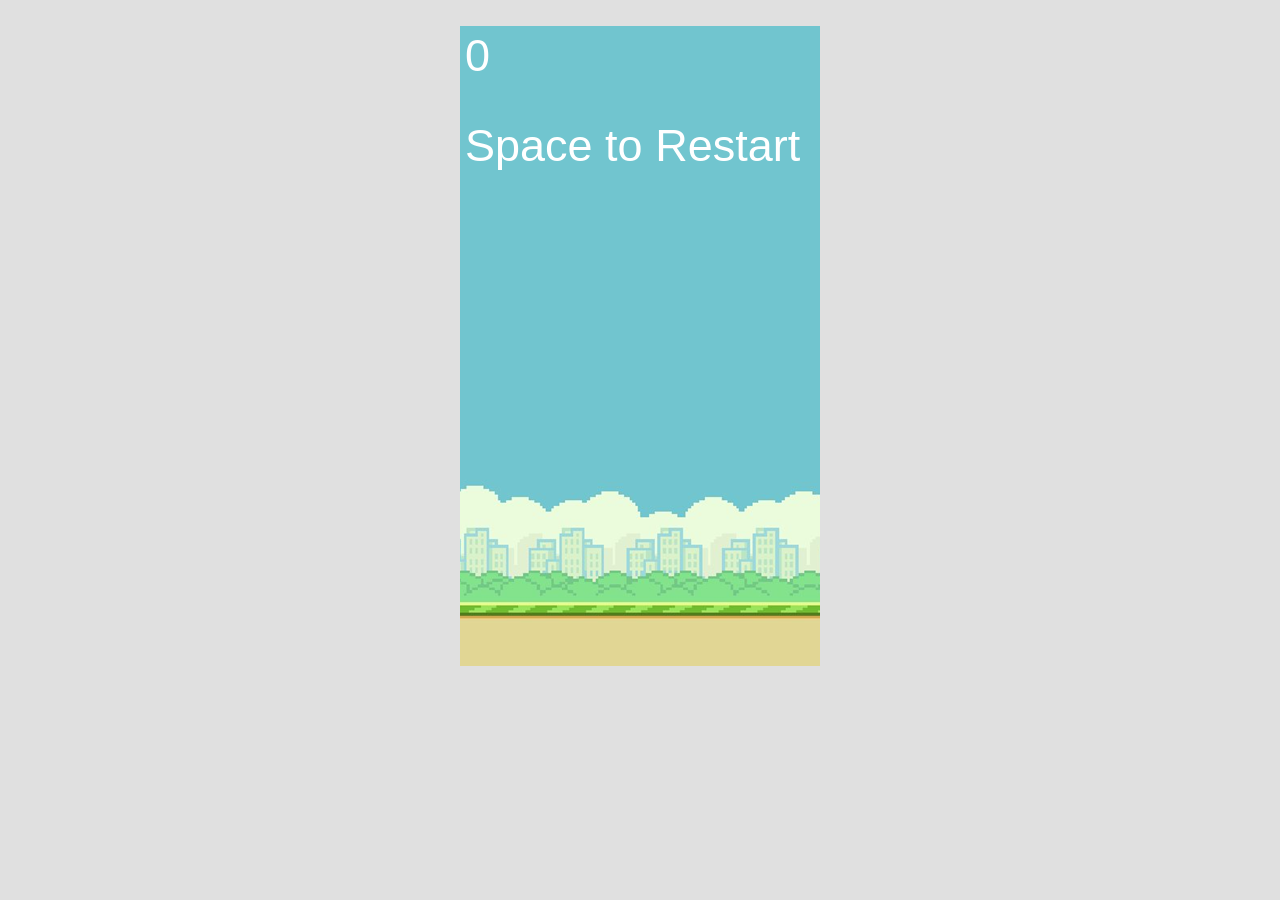
<file: flappyBird/index.html>
<!DOCTYPE html>
<html lang="en">
  <head>
    <meta charset="UTF-8" />
    <meta name="viewport" content="width=device-width, initial-scale=1.0" />
    <title>Flappy Bird</title>
    <link rel="stylesheet" href="style.css" />
    <script src="script.js" defer></script>
  </head>
  <body>
    <canvas id="board"></canvas>
  </body>
</html>
</file>
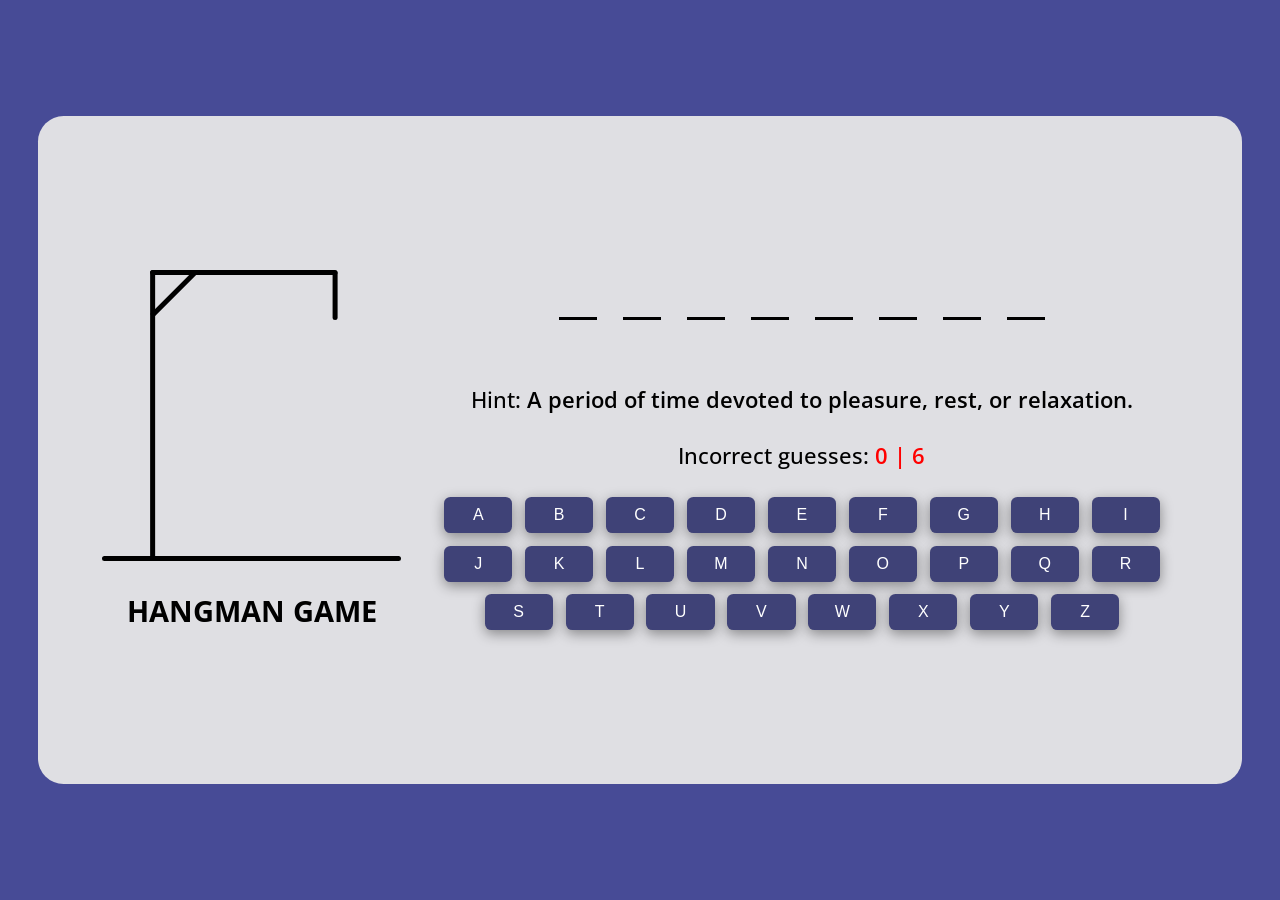
<file: Hangman/index.html>
<!DOCTYPE html>
<html lang="en">
  <head>
    <meta charset="UTF-8" />
    <meta name="viewport" content="width=device-width, initial-scale=1.0" />
    <title>Hangman got Hanged</title>
    <link rel="stylesheet" href="style.css" />
    <link rel="stylesheet" href="media.css" />
    <script type="module" src="script.js" defer></script>
  <body>
    <div class="gameModal">
      <div class="content">
        <img src="./assets/lost.gif" alt="gif" />
        <h4>Game Over!</h4>
        <p>The correct word was: <b>rainbow</b></p>
        <button type="submit" class="playAgain">Play Again</button>
      </div>
    </div>
    <div class="container">
      <div class="hangmanBox">
        <img src="./assets/hangman-0.svg" alt="hangmanImg" />
        <h1>Hangman Game</h1>
      </div>
      <div class="gameBox">
        <ul class="wordDisplay"></ul>
        <h4 class="hintText">
          Hint:
          <b></b>
        </h4>
        <h4 class="guessText">Incorrect guesses: <b>0 | 6</b></h4>
        <div class="keyboard"></div>
      </div>
    </div>
  </body>
</html>
</file>
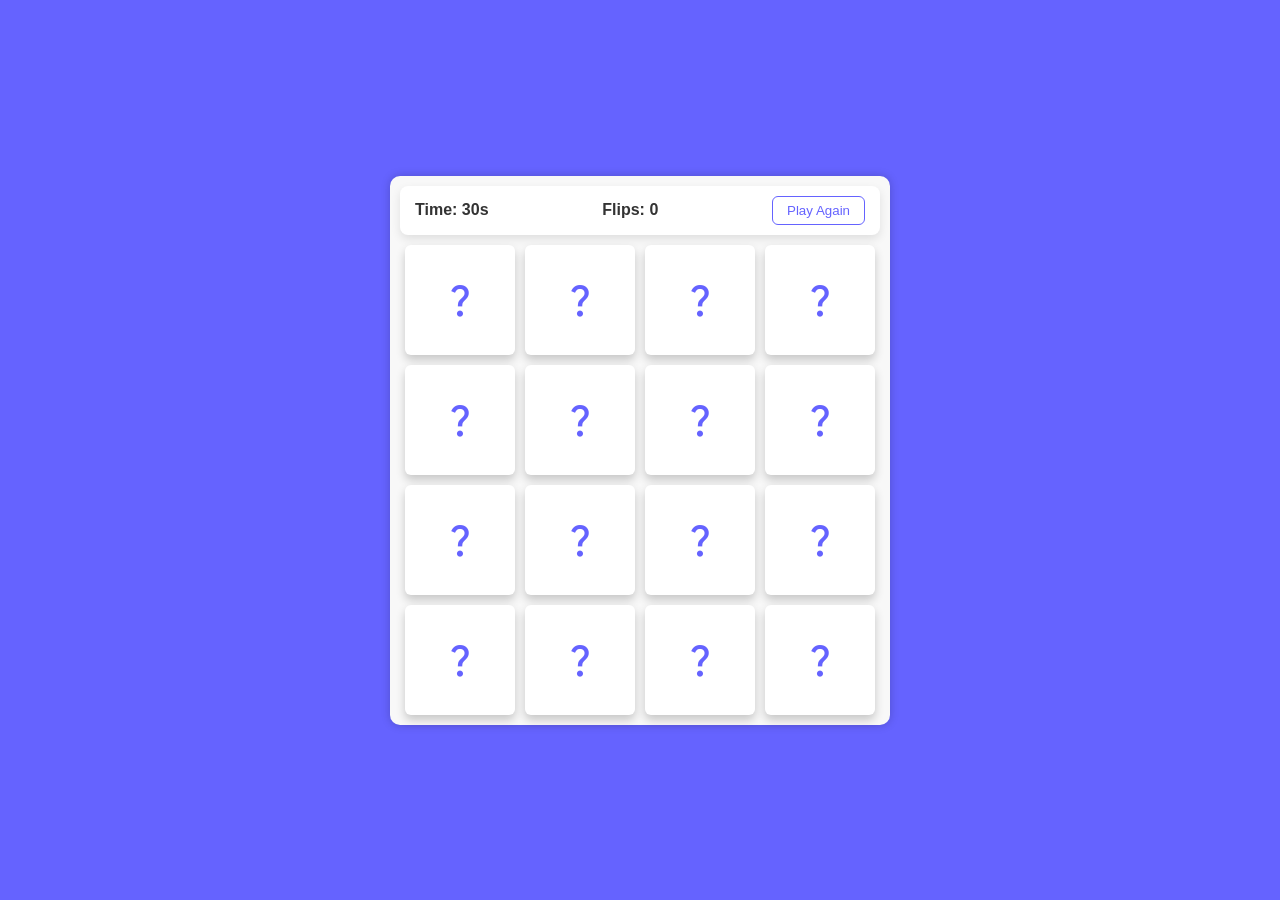
<file: MemoryCard/index.html>
<!DOCTYPE html>
<html lang="en">
  <head>
    <meta charset="UTF-8" />
    <meta name="viewport" content="width=device-width, initial-scale=1.0" />
    <title>Memory Card Game</title>
    <link rel="stylesheet" href="style.css" />
    <link
      rel="stylesheet"
      href="https://fonts.googleapis.com/css2?family=Material+Symbols+Outlined:opsz,wght,FILL,GRAD@24,400,0,0&icon_names=question_mark"
    />
    <script src="script.js" defer></script>
  </head>
  <body>
    <div class="wrapper">
        <div class="game-info">
    <div class="info">
        Time: <span id="time">30</span>s
    </div>
    <div class="info">
        Flips: <span id="flips">0</span>
    </div>
    <button type="button" id="refresh">Play Again</button>
    </div>


      <ul class="cards">
        <li class="card">
          <div class="view frontView">
          <span class="material-symbols-outlined"> question_mark </span>
            </div>
            <div class="view backView">
                <img src="./assets/img-1.png" alt="" srcset="">
            </div>
      </li>
        <li class="card">
          <div class="view frontView">
          <span class="material-symbols-outlined"> question_mark </span>
            </div>
            <div class="view backView">
                <img src="./assets/img-2.png" alt="" srcset="">
            </div>
      </li>
        <li class="card">
          <div class="view frontView">
          <span class="material-symbols-outlined"> question_mark </span>
            </div>
            <div class="view backView">
                <img src="./assets/img-3.png" alt="" srcset="">
            </div>
      </li>
        <li class="card">
          <div class="view frontView">
          <span class="material-symbols-outlined"> question_mark </span>
            </div>
            <div class="view backView">
                <img src="./assets/img-4.png" alt="" srcset="">
            </div>
      </li>
        <li class="card">
          <div class="view frontView">
          <span class="material-symbols-outlined"> question_mark </span>
            </div>
            <div class="view backView">
                <img src="./assets/img-7.png" alt="" srcset="">
            </div>
      </li>
        <li class="card">
          <div class="view frontView">
          <span class="material-symbols-outlined"> question_mark </span>
            </div>
            <div class="view backView">
                <img src="./assets/img-6.png" alt="" srcset="">
            </div>
      </li>
      <li class="card">
          <div class="view frontView">
          <span class="material-symbols-outlined"> question_mark </span>
            </div>
            <div class="view backView">
                <img src="./assets/img-4.png" alt="" srcset="">
            </div>
      </li>
      <li class="card">
          <div class="view frontView">
          <span class="material-symbols-outlined"> question_mark </span>
            </div>
            <div class="view backView">
                <img src="./assets/img-5.png" alt="" srcset="">
            </div>
      </li>
      <li class="card">
          <div class="view frontView">
          <span class="material-symbols-outlined"> question_mark </span>
            </div>
            <div class="view backView">
                <img src="./assets/img-3.png" alt="" srcset="">
            </div>
      </li>
      <li class="card">
          <div class="view frontView">
          <span class="material-symbols-outlined"> question_mark </span>
            </div>
            <div class="view backView">
                <img src="./assets/img-5.png" alt="" srcset="">
            </div>
      </li>
      <li class="card">
          <div class="view frontView">
          <span class="material-symbols-outlined"> question_mark </span>
            </div>
            <div class="view backView">
                <img src="./assets/img-2.png" alt="" srcset="">
            </div>
      </li>
      <li class="card">
          <div class="view frontView">
          <span class="material-symbols-outlined"> question_mark </span>
            </div>
            <div class="view backView">
                <img src="./assets/img-1.png" alt="" srcset="">
            </div>
      </li>

              <li class="card">
          <div class="view frontView">
          <span class="material-symbols-outlined"> question_mark </span>
            </div>
            <div class="view backView">
                <img src="./assets/img-4.png" alt="" srcset="">
            </div>
      </li>
        <li class="card">
          <div class="view frontView">
          <span class="material-symbols-outlined"> question_mark </span>
            </div>
            <div class="view backView">
                <img src="./assets/img-7.png" alt="" srcset="">
            </div>
      </li>
        <li class="card">
          <div class="view frontView">
          <span class="material-symbols-outlined"> question_mark </span>
            </div>
            <div class="view backView">
                <img src="./assets/img-6.png" alt="" srcset="">
            </div>
      </li>
      <li class="card">
          <div class="view frontView">
          <span class="material-symbols-outlined"> question_mark </span>
            </div>
            <div class="view backView">
                <img src="./assets/img-4.png" alt="" srcset="">
            </div>
      </li>
    </ul>
    <!-- game modal -->
     <div class="game-modal hidden">
  <div class="modal-content">
    <h2 class="modal-title">Game Over</h2>
    <p class="modal-text">Your message here</p>
    <button id="modal-btn">Play Again</button>
  </div>
</div>

  </body>
</html>
</file>
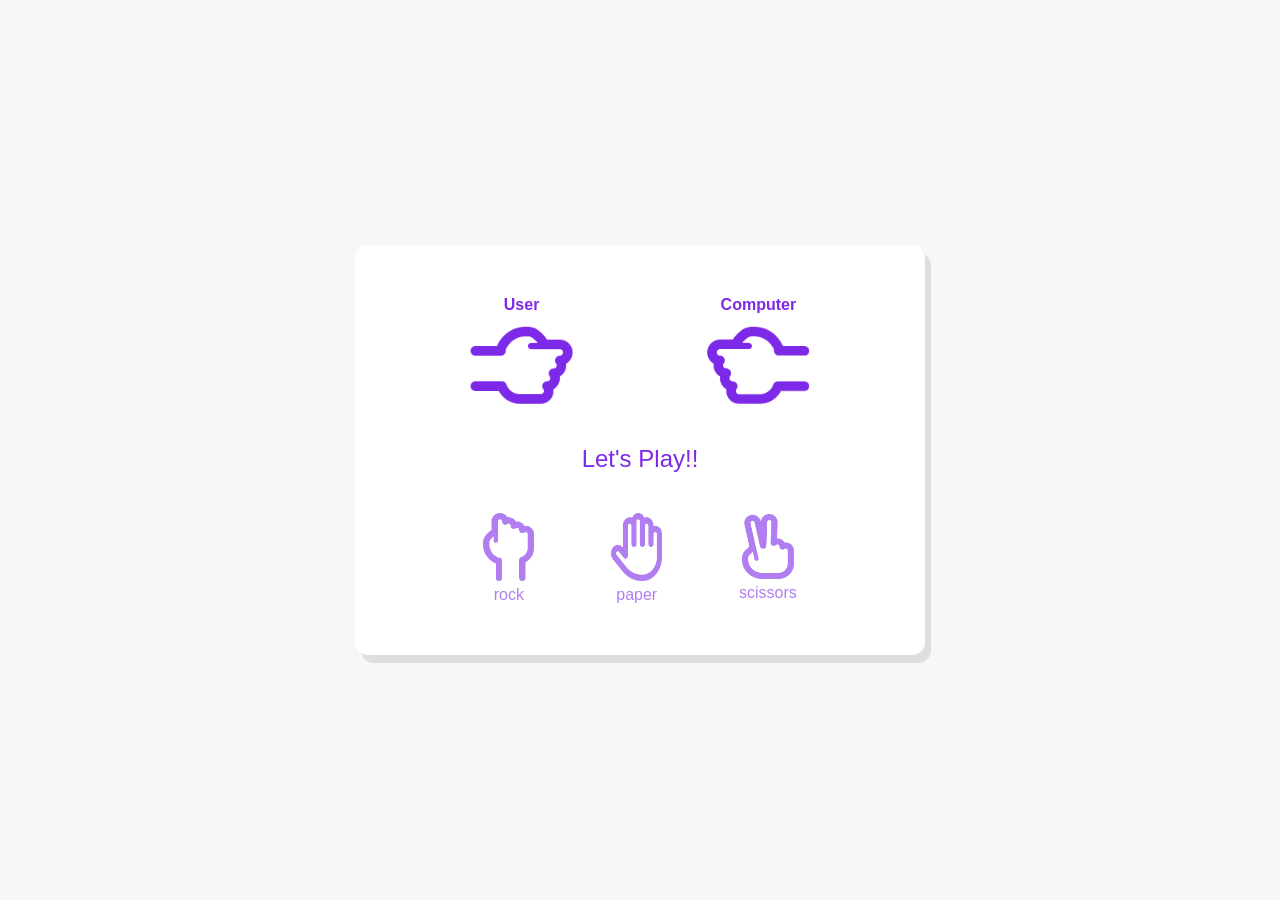
<file: RPC/index.html>
<!DOCTYPE html>
<html lang="en">
  <head>
    <meta charset="UTF-8" />
    <meta name="viewport" content="width=device-width, initial-scale=1.0" />
    <title>Rock Paper Scissors</title>
    <link rel="stylesheet" href="style.css" />
    <script src="script.js" defer></script>
  </head>
  <body>
    <section>
      <div class="container">
        <div class="resultField">
          <div class="resultImages">
            <span class="userResult">
              <h4>User</h4>
              <img src="./assets/rock.png" alt="" srcset="" />
            </span>
            <span class="cpuResult">
              <h4>Computer</h4>
              <img src="./assets/rock.png" alt="" srcset="" />
            </span>
          </div>
          <div class="result">Let's Play!!</div>
        </div>
        <div class="optionImages">
          <span class="optionimage">
            <img src="./assets/rock.png" alt="" />
            <p>rock</p>
          </span>
          <span class="optionimage">
            <img src="./assets/paper.png" alt="" />
            <p>paper</p>
          </span>
          <span class="optionimage">
            <img src="./assets/scissors.png" alt="" />
            <p>scissors</p>
          </span>
        </div>
      </div>
    </section>
  </body>
</html>
</file>
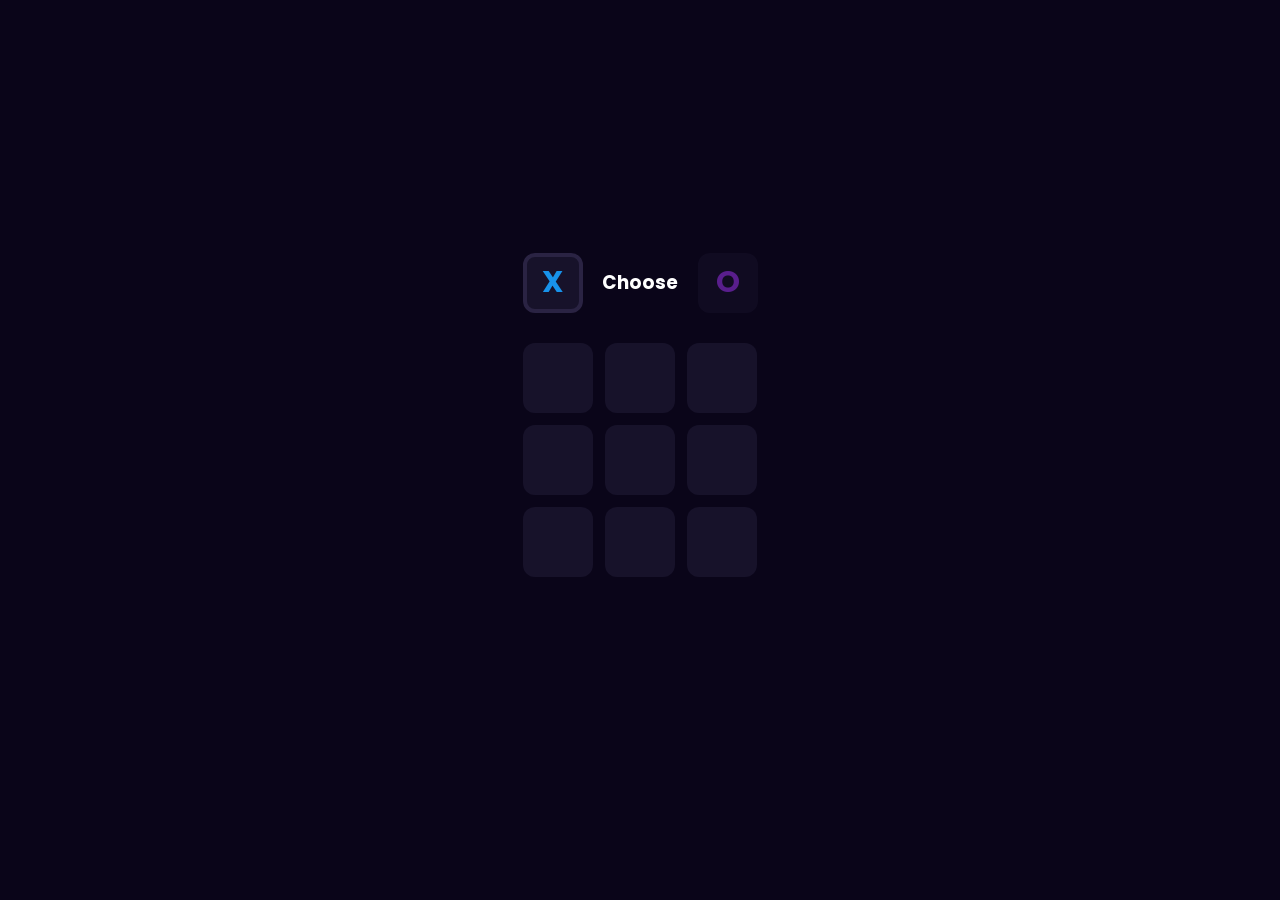
<file: TicTacToe/index.html>
<!DOCTYPE html>
<html lang="en">
  <head>
    <meta charset="UTF-8" />
    <meta name="viewport" content="width=device-width, initial-scale=1.0" />
    <title>TicTacToe Game</title>
    <link rel="stylesheet" href="style.css" />
  </head>
  <body>
    <main>
      <header id="header">
        <div
          class="player player-active"
          id="xPlayerDisplay"
          onclick="choosePlayer('X')"
        >
          X
        </div>
        <h3 id="titleHeader">Choose</h3>
        <div class="player" id="oPlayerDisplay" onclick="choosePlayer('O')">
          O
        </div>
      </header>

      <div id="board">
        <div class="cell"></div>
        <div class="cell"></div>
        <div class="cell"></div>
        <div class="cell"></div>
        <div class="cell"></div>
        <div class="cell"></div>
        <div class="cell"></div>
        <div class="cell"></div>
        <div class="cell"></div>
      </div>

      <button type="button" id="restartBtn">Restart Game</button>
    </main>

    <script src="script.js"></script>
  </body>
</html>
</file>
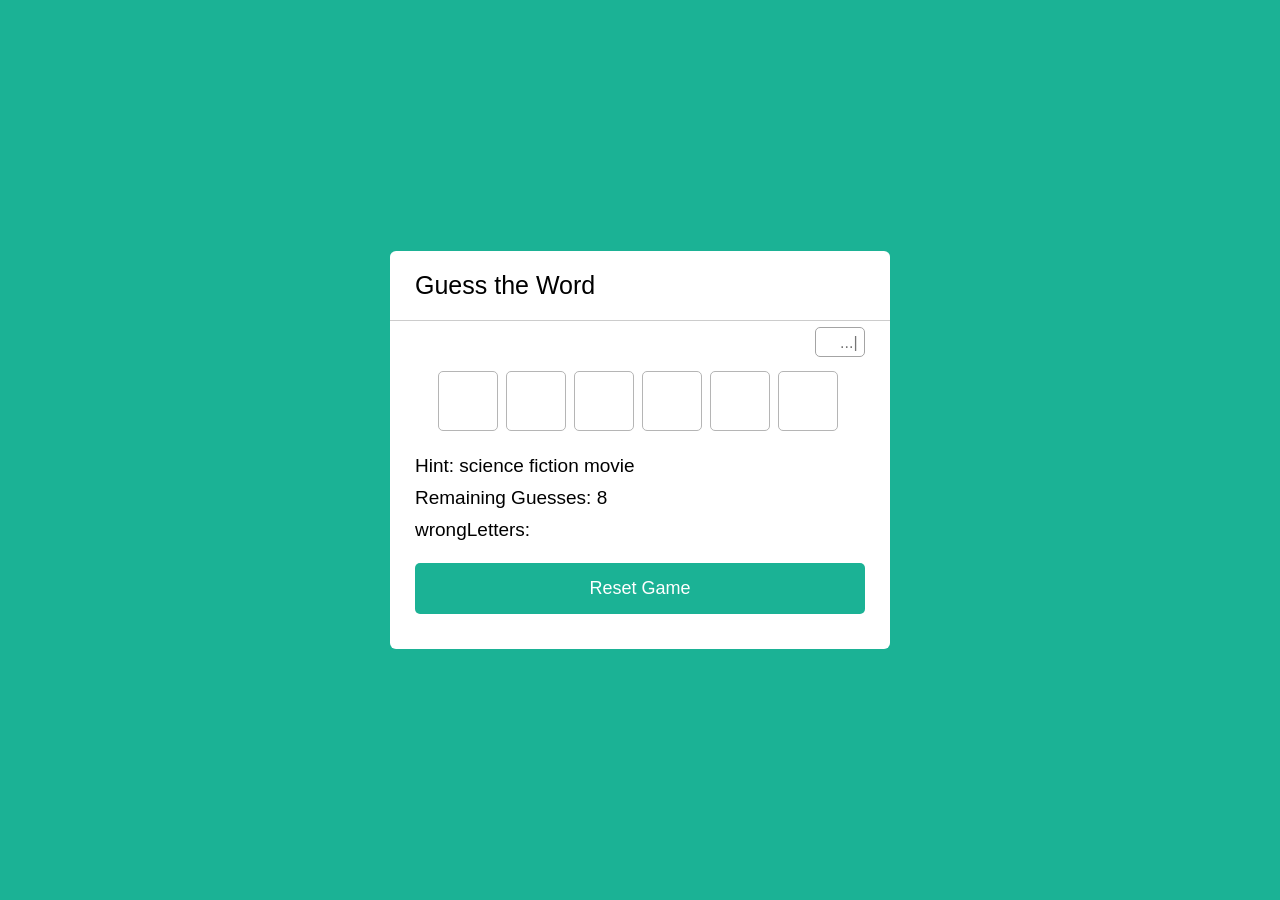
<file: WordGuessing/index.html>
<!DOCTYPE html>
<html lang="en">
  <head>
    <meta charset="UTF-8" />
    <meta name="viewport" content="width=device-width, initial-scale=1.0" />
    <title>Word Guessing Game</title>
    <link rel="stylesheet" href="style.css" />
    <script type="module" src="script.js" defer></script>
  </head>
  <body>
    <div class="wrapper">
      <h1>Guess the Word</h1>
      <div class="content">
        <input
          type="text"
          class="input-typing guess-letter"
          placeholder="...|"
          maxlength="1"
        />
        <div class="inputs"></div>
        <div class="details">
          <p class="hint">Hint: <span></span></p>
          <p class="guessLeft">Remaining Guesses: <span></span></p>
          <p class="wrongLetter">wrongLetters: <span></span></p>
        </div>
        <button type="button" class="reset-btn">Reset Game</button>
      </div>
    </div>
  </body>
</html>
</file>
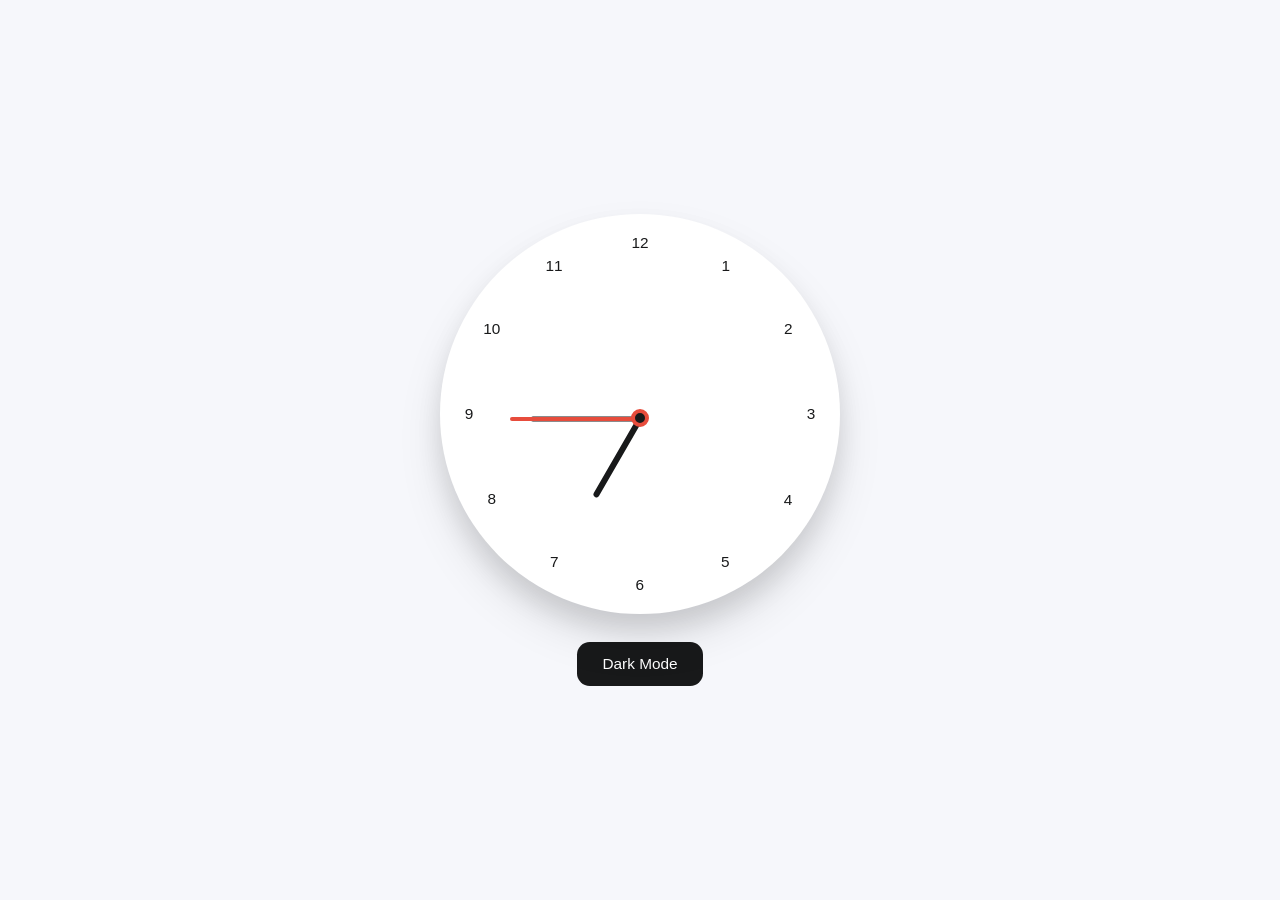
<file: Clock/AnalogClock/index.html>
<!DOCTYPE html>
<html lang="en">
  <head>
    <meta charset="UTF-8" />
    <meta name="viewport" content="width=device-width, initial-scale=1.0" />
    <title>Analog Clock</title>
    <link rel="stylesheet" href="style.css" />
    <script src="script.js" defer></script>
  </head>
  <body>
    <div class="container">
      <div class="clock">
        <label class="pos-1"><span>1</span></label>
        <label class="pos-2"><span>2</span></label>
        <label class="pos-3"><span>3</span></label>
        <label class="pos-4"><span>4</span></label>
        <label class="pos-5"><span>5</span></label>
        <label class="pos-6"><span>6</span></label>
        <label class="pos-7"><span>7</span></label>
        <label class="pos-8"><span>8</span></label>
        <label class="pos-9"><span>9</span></label>
        <label class="pos-10"><span>10</span></label>
        <label class="pos-11"><span>11</span></label>
        <label class="pos-12"><span>12</span></label>

        <div class="indicator">
          <span class="hand hour"></span>
          <span class="hand minute"></span>
          <span class="hand second"></span>
        </div>
      </div>

      <div class="modeSwitch">Dark Mode</div>
    </div>
  </body>
</html>
</file>
<file: flappyBird/style.css>
* {
  margin: 0;
  padding: 0;
  box-sizing: border-box;
}

html {
  scroll-behavior: smooth;
}

body {
  font-family: "Courier New", Courier, monospace;
  text-align: center;
  padding: 2vw;
  background-color: #e0e0e0;
}

#board {
  /* background-color: skyblue; */
  background-image: url("./assets/flappybirdbg.png");
}
</file>
<file: Hangman/style.css>
@import url("https://fonts.googleapis.com/css2?family=Open+Sans:ital,wght@0,300..800;1,300..800&display=swap");

* {
  margin: 0;
  padding: 0;
  box-sizing: border-box;
}

html {
  scroll-behavior: smooth;
}

body {
  min-height: 100vh;
  width: 100%;
  font-family: "Open Sans", sans-serif;
  display: flex;
  align-items: center;
  justify-content: center;
  background: #474b96;
  padding: 0 3vw;
}
.container {
  min-width: 80vw;
  background: #e7e7e7f2;
  display: flex;
  align-items: flex-end;
  gap: 2vw;
  padding: 12vw 5vw;
  border-radius: 2vw;
}

.hangmanBox img {
  max-width: 70vw;
}
.hangmanBox h1 {
  font-size: 1.8rem;
  margin-top: 2vw;
  text-align: center;
  text-transform: uppercase;
}
.wordDisplay {
  width: 100%;
  display: flex;
  gap: 2vw;
  list-style: none;
  align-items: center;
  justify-content: center;
  text-align: center;
}
.wordDisplay .letter {
  width: 3vw;
  font-size: 2.8rem;
  font-weight: 600;
  text-align: center;
  text-transform: uppercase;
  margin-bottom: 5vw;
  border-bottom: 3px solid #000;
}
.wordDisplay .letter.guessed {
  border-color: transparent;
  margin: -3.5vw 0 3.4vw;
}
.gameBox h4 {
  text-align: center;
  font-size: 1.4rem;
  font-weight: 500;
  margin-bottom: 2vw;
}
.gameBox h4 b {
  font-weight: 600;
  /* text-decoration: underline; */
}
.gameBox .guessText b {
  color: #ff0000;
}
.gameBox .keyboard {
  margin-top: 2vw;
  display: flex;
  flex-wrap: wrap;
  justify-content: center;
  gap: 1vw;
}
.keyboard button {
  width: calc(100% / 9 - 1.2vw);
  padding: 0.7vw;
}
.keyboard button[disabled] {
  opacity: 0.7;
  cursor: not-allowed;
  transform: scale(0.88);
  box-shadow: none;
}

:where(.gameModal, .keyboard) button {
  color: #fff;
  font-size: 1rem;
  font-weight: 500;
  cursor: pointer;
  outline: none;
  background-color: #3f4277;
  border-radius: 0.5vw;
  text-transform: uppercase;
  border: none;
  box-shadow: 0 0.3vw 1vw rgba(0, 0, 0, 0.4);
  transition: all 0.2s ease-in;
}
:where(.gameModal, .keyboard) button:active {
  background-color: #595dac;
  scale: 0.9;
}

/* Game modal */
.gameModal {
  position: fixed;
  top: 0;
  left: 0;
  width: 100%;
  height: 100%;
  display: flex;
  opacity: 0;
  pointer-events: none;
  z-index: 99;
  padding: 0, 7vw;
  align-items: center;
  justify-content: center;
  background: rgba(0, 0, 0, 0.6);
  transition: all 0.4s ease-in;
}
.gameModal.show {
  opacity: 1;
  pointer-events: auto;
}
.gameModal .content {
  background-color: #e1e1e1;
  max-width: 30vw;
  width: 100%;
  text-align: center;
  border-radius: 1vw;
  padding: 1.2vw;
}
.gameModal img {
  max-width: 9vw;
  margin-bottom: 2vw;
}
.gameModal h4 {
  font-size: 1.6rem;
}
.gameModal p {
  font-size: 1.3rem;
  margin: 0.7vw 0 0.7vw;
}
.gameModal p b {
  color: #28e313;
  font-weight: 600;
}
.gameModal button {
  padding: 0.8vw 1.5vw;
}
</file>
<file: Hangman/media.css>
@media (max-width: 782px) {
  body {
    padding: 2vw;
  }

  .container {
    flex-direction: column;
    align-items: center;
    width: 95vw;
    gap: 6vw;
    padding: 6vw 0vw;
    border-radius: 3vw;
  }

  /* Hangman section */
  .hangmanBox img {
    max-width: 45vw;
  }

  .hangmanBox h1 {
    font-size: 1.2rem;
    margin-top: 3vw;
  }

  /* Word display */
  .wordDisplay {
    gap: 3vw;
  }

  .wordDisplay .letter {
    width: 6vw;
    font-size: 2rem;
    margin-bottom: 4vw;
    border-bottom: 2px solid #000;
  }

  .wordDisplay .letter.guessed {
    margin: -2.5vw 0 2.5vw;
  }

  /* Game info text */
  .gameBox h4 {
    font-size: 1.1rem;
    margin-bottom: 3vw;
  }

  /* Keyboard */
  .gameBox .keyboard {
    gap: 2vw;
  }

  .keyboard button {
    width: calc(100% / 7 - 2vw); /* fewer keys per row */
    padding: 1.5vw;
    font-size: 0.9rem;
    border-radius: 1vw;
  }
}
</file>
<file: MemoryCard/style.css>
* {
  margin: 0;
  padding: 0;
  box-sizing: border-box;
}

html {
  scroll-behavior: smooth;
}

body {
  min-height: 100vh;
  width: 100%;
  font-family: sans-serif;
  display: flex;
  align-items: center;
  justify-content: center;
  background-color: #6563ff;
}
.wrapper {
  /* height: 600px; */
  width: 500px;
  background-color: #f8f8f8;
  border-radius: 10px;
  box-shadow: 0 0 10px rgba(0, 0, 0, 0.2);
  padding: 10px;
}
.cards,
.card,
.view {
  display: flex;
  align-items: center;
  justify-content: center;
}
.cards {
  /* height: 100%; */
  width: 100%;
  flex-wrap: wrap;
  /* justify-content: space-between; */
  gap: 10px;
}
.cards.lock {
  cursor: wait;
  pointer-events: none;
}
.cards .card {
  position: relative;
  perspective: 800px;
  transform-style: preserve-3d;
  cursor: pointer;
  /* height: calc(100% / 4 - 10px); */
  aspect-ratio: 1/1;
  width: calc(100% / 4 - 10px);
}
.card.shake {
  animation: shake 0.35s ease-in-out;
}
@keyframes shake {
  0%,
  100% {
    transform: translateX(0);
  }
  20%,
  60% {
    transform: translateX(-8px); /* Shake left */
  }
  40%,
  80% {
    transform: translateX(8px); /* Shake right */
  }
}

.card .frontView span {
  font-size: 40px;
  color: #6563ff;
}
.card .backView {
  /* display: none; */
  transform: rotateY(180deg);
  transition: transform 0.4s ease;
}
.card.flip .frontView {
  transform: rotateY(-180deg);
}
.card.flip .backView {
  transform: rotateY(0deg);
}

.cards .card .view {
  width: 100%;
  height: 100%;
  position: absolute;
  pointer-events: none;
  -webkit-user-select: none;
  user-select: none;
  background-color: #fff;
  border-radius: 6px;
  box-shadow: 0 5px 10px rgba(0, 0, 0, 0.2);
  backface-visibility: hidden;
  transition: transform 0.25s linear;
}
.card .backView img {
  max-width: 50px;
}

.game-info {
  width: 100%;
  background: #fff;
  padding: 10px 15px;
  border-radius: 8px;
  display: flex;
  align-items: center;
  justify-content: space-between;
  margin-bottom: 10px;
  font-size: 16px;
  box-shadow: 0 4px 10px rgba(0, 0, 0, 0.1);
}

.game-info .info {
  font-weight: 600;
  color: #333;
}

#refresh {
  padding: 6px 14px;
  border: 1px solid #6563ff;
  background: transparent;
  color: #6563ff;
  border-radius: 6px;
  cursor: pointer;
  transition: all 0.3s ease;
}

#refresh:hover {
  background: #6563ff;
  color: #fff;
}

/* game modal */
.game-modal {
  position: fixed;
  inset: 0;
  background: rgba(0, 0, 0, 0.5);
  display: flex;
  align-items: center;
  justify-content: center;
  z-index: 999;
}

.game-modal.hidden {
  display: none;
}

.modal-content {
  background: #fff;
  padding: 25px 30px;
  border-radius: 10px;
  text-align: center;
  width: 300px;
  animation: scaleIn 0.3s ease;
}

@keyframes scaleIn {
  from {
    transform: scale(0.7);
    opacity: 0;
  }
  to {
    transform: scale(1);
    opacity: 1;
  }
}

.modal-title {
  font-size: 22px;
  margin-bottom: 10px;
  color: #333;
}

.modal-text {
  font-size: 15px;
  margin-bottom: 20px;
  color: #555;
}

#modal-btn {
  padding: 8px 18px;
  background: #6563ff;
  border: none;
  color: #fff;
  border-radius: 6px;
  cursor: pointer;
}

#modal-btn:hover {
  opacity: 0.9;
}
</file>
<file: RPC/style.css>
* {
  margin: 0;
  padding: 0;
  box-sizing: border-box;
}

html {
  scroll-behavior: smooth;
}

body {
  min-height: 100vh;
  width: 100%;
  display: flex;
  align-items: center;
  justify-content: center;
  font-family: sans-serif;
  background-color: #f6f7f8;
}
.container {
  background-color: #fff;
  border-radius: 1vw;
  padding: 4vw 10vw;
  box-shadow: 6px 8px rgba(0, 0, 0, 0.1);
}
.container.start .userResult {
  animation: userShake 0.6s ease infinite;
  transform-origin: left;
}
@keyframes userShake {
  50% {
    transform: rotate(10deg);
  }
}
.container.start .cpuResult {
  animation: cpuShake 0.6s ease infinite;
  transform-origin: right;
}
@keyframes cpuShake {
  50% {
    transform: rotate(-10deg);
  }
}
.resultImages {
  display: flex;
  column-gap: 10rem;
}
h4 {
  text-align: center;
  font-size: 1rem;
  color: #7d2ae8;
}
.resultImages img {
  width: 6vw;
}
.userResult img {
  transform: rotate(90deg);
}
.cpuResult img {
  transform: rotate(-90deg) rotateY(180deg);
}
.result {
  text-align: center;
  font-size: 1.5rem;
  color: #7d2ae8;
  margin-top: 1.5rem;
}
.optionimage img {
  width: 4vw;
}
.optionImages {
  display: flex;
  align-items: center;
  justify-content: space-between;
  margin-top: 2.5rem;
}
.container.start .optionImages {
  pointer-events: none;
}
.optionimage {
  display: flex;
  align-items: center;
  justify-content: center;
  flex-direction: column;
  cursor: pointer;
  opacity: 0.6;
  transition: opacity 0.3s ease;
}
.optionimage:hover {
  opacity: 1;
}
.optionimage.active {
  opacity: 1;
}
.optionimage p {
  color: #7d2ae8;
  margin-top: 0.3rem;
  pointer-events: none;
}
</file>
<file: TicTacToe/style.css>
@import url("https://fonts.googleapis.com/css2?family=Poppins:ital,wght@0,100;0,200;0,300;0,400;0,500;0,600;0,700;0,800;0,900;1,100;1,200;1,300;1,400;1,500;1,600;1,700;1,800;1,900&display=swap");

* {
  margin: 0;
  box-sizing: border-box;
  font-family: "Poppins", sans-serif;
  -webkit-user-select: none;
  user-select: none;

  color: white;
}

main {
  background: #0a0519;
  height: 100vh;
  display: flex;
  flex-direction: column;
  align-items: center;
  justify-content: center;
}

#header {
  display: flex;
  width: 235px;
  justify-content: space-between;
  align-items: center;
  margin-bottom: 30px;
}
#header .player {
  background: #17122a;
  width: 60px;
  height: 60px;
  display: flex;
  align-items: center;
  justify-content: center;
  font-size: 30px;
  font-weight: bold;
  cursor: pointer;
  border-radius: 12px;
  border: solid 4px #17122a;
  opacity: 0.5;
  transition: 0.3s;
}
#header .player:hover {
  border: solid 4px #2a2343;
}
#header .player-active {
  opacity: 1;
  border: solid 4px #2a2343;
}
#header #xPlayerDisplay {
  color: #1892ea;
}
#header #oPlayerDisplay {
  color: #a737ff;
}

#board {
  display: grid;
  grid-template-columns: repeat(3, 70px);
  grid-template-rows: repeat(3, 70px);
  gap: 12px;
}
#board .cell {
  background: #17122a;
  border-radius: 12px;
  display: flex;
  align-items: center;
  justify-content: center;
  font-size: 36px;
  font-weight: bold;
  cursor: pointer;
  transition: 0.3s background;
}
#board .cell:hover {
  background: #2a2343;
}

#restartBtn {
  margin-top: 30px;
  width: 235px;
  background: #17122a;
  padding-top: 8px;
  padding-bottom: 8px;
  border: none;
  border-radius: 12px;
  font-weight: 600;
  font-size: 16px;
  cursor: pointer;
  transition: 0.3s background;
  visibility: hidden;
}
#restartBtn:hover {
  background: #2a2343;
}
</file>
<file: WordGuessing/style.css>
* {
  margin: 0;
  padding: 0;
  box-sizing: border-box;
}

html {
  scroll-behavior: smooth;
}

body {
  min-height: 100vh;
  width: 100%;
  font-family: sans-serif;
  display: flex;
  align-items: center;
  justify-content: center;
  background-color: #1bb295;
}
.wrapper {
  width: 500px;
  background-color: #fff;
  border-radius: 6px;
}
.wrapper h1 {
  font-size: 25px;
  font-weight: 500;
  padding: 20px 25px;
  border-bottom: 1px solid #ccc;
}
.wrapper .content {
  margin: 25px 25px 35px;
  -webkit-user-select: none;
  user-select: none;
  position: relative;
}
.content .inputs {
  display: flex;
  flex-wrap: wrap;
  justify-content: center;
}
.inputs input {
  height: 60px;
  width: 60px;
  margin: 4px;
  margin-top: 2vw;
  border-radius: 5px;
  border: 1px solid #b5b5b5;
  outline: none;
  font-size: 28px;
  font-weight: 500;
  color: #1bb295;
  text-align: center;
  background: none;
  text-transform: uppercase;
}
.inputs input:first-child {
  margin-left: 0px;
}
.guess-letter {
  height: 30px;
  width: 50px;
  position: absolute;
  top: -1.5vw;
  right: 0;
  padding: 1vw 0.5vw;
  outline: none;
  border: 1px solid #a4a4a4;
  border-radius: 5px;
  -webkit-user-select: none;
  user-select: none;
  font-size: 20px;
  color: #11987d;
  text-align: right;
  text-transform: uppercase;
  margin-bottom: 1vw;
}
/* to hide the typing input */
/* .guess-letter {
  opacity: 0;
  z-index: -999;
  position: absolute;
} */
input::placeholder {
  font-weight: bold;
  font-size: 16px;
  font-weight: 200;
}
.content .details {
  margin: 20px 0 22px;
}
.details p {
  font-size: 19px;
  margin-bottom: 10px;
}
.reset-btn {
  width: 100%;
  cursor: pointer;
  outline: none;
  border: none;
  color: #fff;
  background-color: #1bb295;
  font-size: 18px;
  padding: 15px 0;
  border-radius: 5px;
  transition: all 0.3s ease;
}
.reset-btn:hover {
  background-color: #11987d;
  scale: 0.99;
}
</file>
<file: Clock/AnalogClock/style.css>
* {
  margin: 0;
  padding: 0;
  box-sizing: border-box;
}

html {
  scroll-behavior: smooth;
}

/* CSS lint */
.pos-1 {
  --i: 1;
}
.pos-2 {
  --i: 2;
}
.pos-3 {
  --i: 3;
}
.pos-4 {
  --i: 4;
}
.pos-5 {
  --i: 5;
}
.pos-6 {
  --i: 6;
}
.pos-7 {
  --i: 7;
}
.pos-8 {
  --i: 8;
}
.pos-9 {
  --i: 9;
}
.pos-10 {
  --i: 10;
}
.pos-11 {
  --i: 11;
}
.pos-12 {
  --i: 12;
}

:root {
  --primaryColor: #f6f7fb;
  --whiteColor: #fff;
  --blackColor: #18191a;
  --redColor: #e74c3c;
}
body {
  min-height: 100vh;
  width: 100%;
  font-family: sans-serif;
  display: flex;
  align-items: center;
  justify-content: center;
  background-color: var(--primaryColor);
}
body.dark {
  --primaryColor: #242526;
  --whiteColor: #18191a;
  --blackColor: #fff;
  --redColor: #e74c3c;
}
.container {
  display: flex;
  align-items: center;
  justify-content: center;
  gap: 2.2vw;
  flex-direction: column;
}
.container .clock {
  display: flex;
  align-items: center;
  justify-content: center;
  height: 400px;
  width: 400px;
  box-shadow: 0 15px 25px rgba(0, 0, 0, 0.1), 0 25px 45px rgba(0, 0, 0, 0.1);
  border-radius: 50%;
  background-color: var(--whiteColor);
  position: relative;
  -webkit-user-select: none;
  user-select: none;
}
.clock label {
  position: absolute;
  inset: 20px;
  text-align: center;
  transform: rotate(calc(var(--i) * (360deg / 12)));
}
.clock label span {
  display: inline-block;
  color: var(--blackColor);
  font-size: 1.2vw;
  transform: rotate(calc(var(--i) * (-360deg / 12)));
}
.container .indicator {
  position: absolute;
  display: flex;
  justify-content: center;
  height: 10px;
  width: 10px;
}
.indicator::before {
  content: "";
  position: absolute;
  height: 100%;
  width: 100%;
  border-radius: 50%;
  background-color: var(--blackColor);
  border: 4px solid var(--redColor);
  z-index: 99;
}
.indicator .hand {
  border-radius: 4px;
}
.indicator .second {
  position: absolute;
  height: 130px;
  width: 4px;
  bottom: 0;
  transform-origin: bottom;
  background-color: var(--redColor);
}
.indicator .minute {
  height: 110px;
  width: 5px;
  background-color: var(--blackColor);
  position: absolute;
  bottom: 0;
  transform-origin: bottom;
  /* transform: rotate(45deg); */
}

.indicator .hour {
  height: 90px;
  width: 6px;
  background-color: var(--blackColor);
  position: absolute;
  bottom: 0;
  /* transform: rotate(60deg); */
  transform-origin: bottom;
}
.modeSwitch {
  display: inline-block;
  padding: 1vw 2vw;
  background-color: var(--blackColor);
  color: var(--whiteColor);
  font-size: 1.2vw;
  font-weight: 400;
  border-radius: 1vw;
  cursor: pointer;
}
</file>
